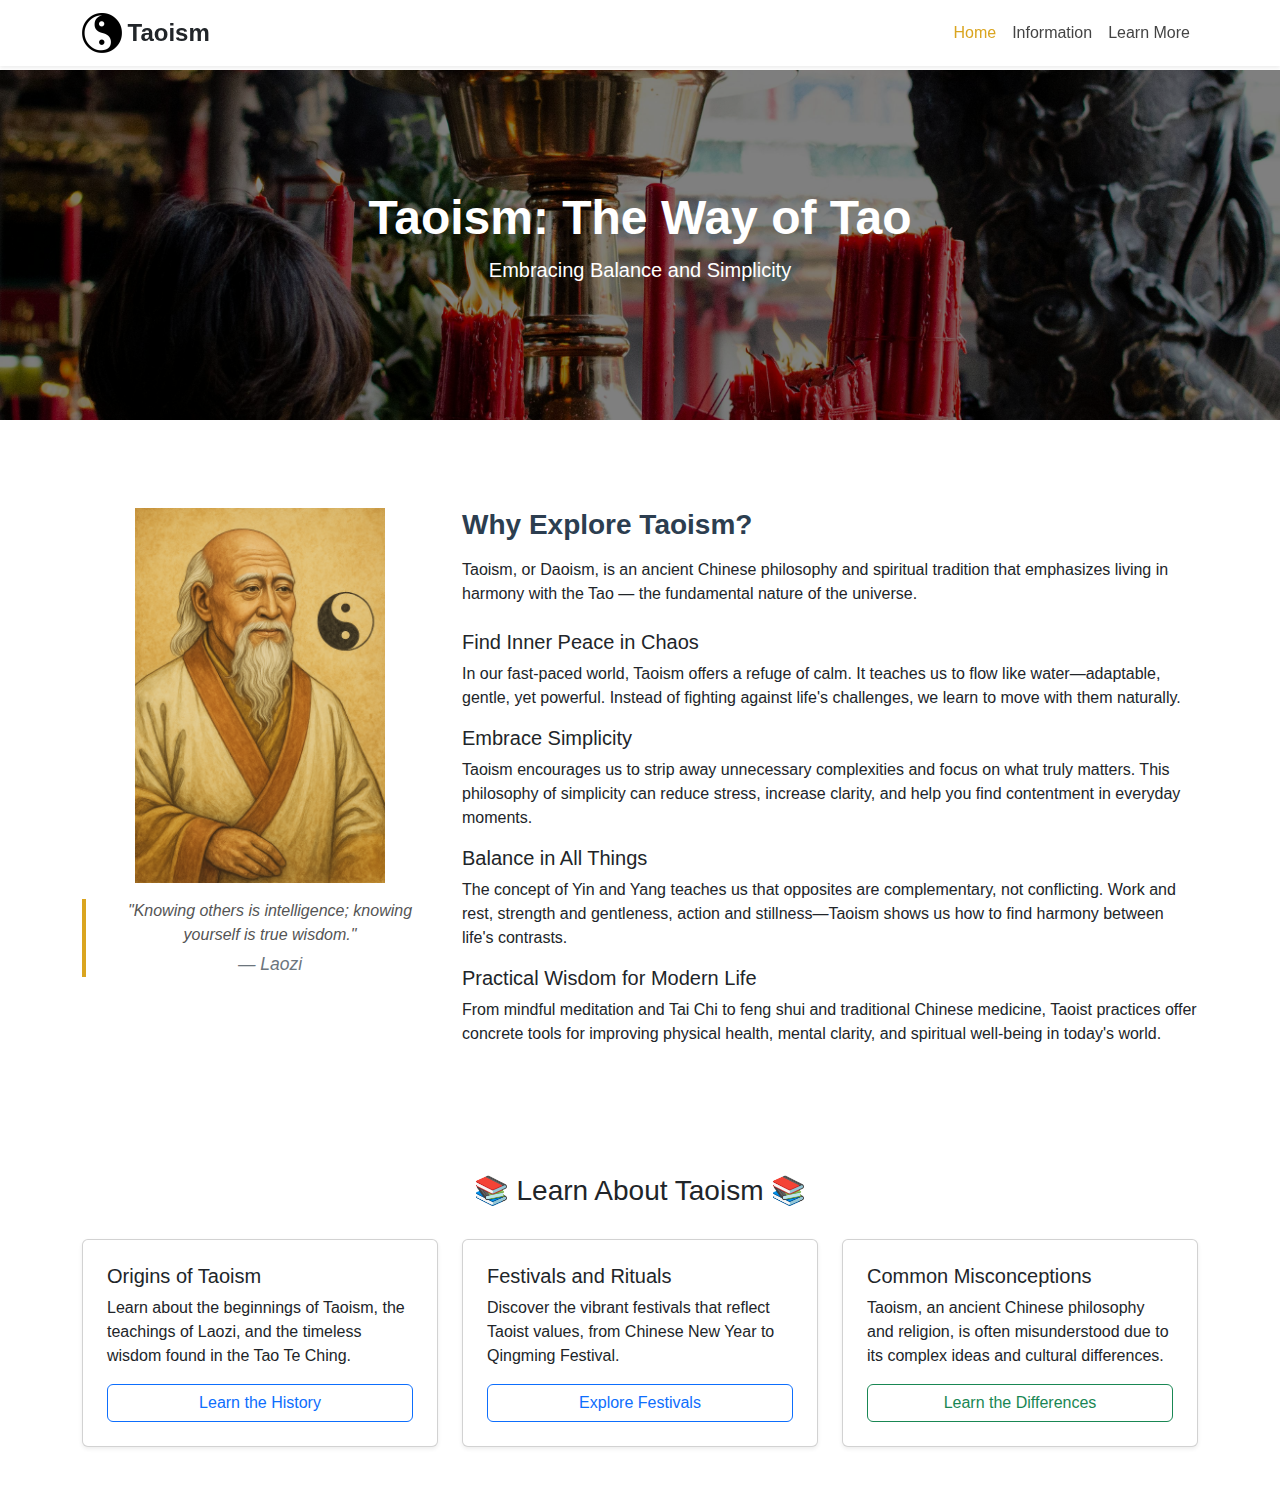
<file: index.html>
<!DOCTYPE html>
<html lang="en">

<head>
  <meta charset="UTF-8" />
  <meta name="viewport" content="width=device-width, initial-scale=1.0" />
  <title>Taoism</title>
  <link href="https://cdn.jsdelivr.net/npm/bootstrap@5.3.7/dist/css/bootstrap.min.css" rel="stylesheet" />
  <link rel="stylesheet" href="css/style.css" />
</head>

<body>

  <!-- Navbar -->
  <nav class="navbar navbar-expand-lg navbar-light bg-white shadow-sm">
    <div class="container">
      <!-- allows when button pressed to bring to home -->
      <a class="navbar-brand" href="index.html">
        <!-- src : https://pixabay.com/illustrations/yin-yang-and-yin-yang-yin-and-yang-1341378/ -->
        <img src="images/yin_logo.png" alt="Taoism Logo" class="logo-img" style="height: 40px;" />
        <!-- text next to logo -->
        <span class="fw-bold fs-4 text-dark align-middle">Taoism</span>
      </a>
      <!-- mobile hamburger menu button - only visible on smaller screens -->
      <button class="navbar-toggler" type="button" data-bs-toggle="collapse" data-bs-target="#navbarNav">
        <span class="navbar-toggler-icon"></span>
      </button>
      <!-- collapsible navigation menu - hides on mobile, expands when hamburger is clicked -->
      <!-- justify-content-end aligns navigation links to the right side -->
      <div class="collapse navbar-collapse justify-content-end" id="navbarNav">
        <ul class="navbar-nav">
          <!-- home page link - marked as 'active' to show current page (coloured) -->
          <li class="nav-item"><a class="nav-link active" href="index.html">Home</a></li>
          <li class="nav-item"><a class="nav-link" href="html/information.html">Information</a></li>
          <li class="nav-item"><a class="nav-link" href="html/learnmore.html">Learn More</a></li>
        </ul>
      </div>
    </div>
  </nav>

  <!-- Hero Section -->
  <div class="hero-section position-relative">
    <!-- src : https://www.pexels.com/photo/woman-holding-incense-sticks-1000385/ -->
    <!-- img fluid: makes it responsive -->
    <!-- object-fit-cover: scales image to cover container while maintaining aspect ratio -->
    <!-- position-absolute: removes from document flow, allows overlay content on top -->
    <img src="images/lady_in_temple.jpg" alt="Lady in Temple"
      class="img-fluid w-100 h-100 object-fit-cover position-absolute">
    <!-- Overlay container: positioned on top of background image -->
    <!-- d-flex: creates flexbox layout for centering content -->
    <!-- align-items-center: vertically centers content -->
    <!-- justify-content-center: horizontally centers content -->
    <!-- px-3: adds horizontal padding for mobile spacing -->
    <div class="hero-overlay d-flex align-items-center justify-content-center text-white text-center px-3">
      <div class="container">
        <!-- display-5: bootstrap's large display heading size -->
        <!-- fw-bold: makes text bold/heavy weight -->
        <h1 class="display-5 fw-bold">Taoism: The Way of Tao</h1>
        <!-- Subtitle/tagline - secondary descriptive text -->
        <!-- lead: Bootstrap class for emphasized paragraph text -->
        <p class="lead">Embracing Balance and Simplicity</p>
      </div>
    </div>
  </div>

  <!-- Main Content -->
  <main>
    <!-- mt-4 mt-5: adds top margin (medium on mobile, large on desktop) -->
    <section id="main-content" class="container mt-4 mt-5">
      <!-- Bootstrap grid row with gutters for spacing between columns -->
      <!-- g-4: adds consistent spacing/gutters between grid columns -->
      <div class="row g-4">

        <!-- Image and quote -->
        <!-- order-1 order-lg-1: ensures this appears first on all screen sizes (desktop, mobile) -->
        <div class="col-md-4 col-12 text-center order-1 order-lg-1">
          <!-- src : picture generated from ChatGPT -->
          <img src="images/laotzu.png" alt="Laotzu" class="img-fluid mb-3" width="250" height="250" />
          <blockquote class="blockquote">
            <!-- quote text with responsive font sizing -->
            <!-- mb-0: removes default paragraph margin -->
            <!-- fs-6 fs-md-5: smaller font on mobile, medium font on desktop -->
            <p class="mb-0 fs-6 fs-md-5">"Knowing others is intelligence; knowing yourself is true wisdom."</p>
            <!-- blockquote-footer: Bootstrap class for quote citations -->
            <!-- mt-1: adds small top margin for spacing -->
            <footer class="blockquote-footer mt-1">Laozi</footer>
          </blockquote>
        </div>

        <!-- Text content -->
        <!-- Right column: Main text content -->
        <!-- col-lg-8: takes 8/12 columns on large screens -->
        <!-- col-md-7: takes 7/12 columns on medium screens -->
        <!-- col-12: takes full width on small screens -->
        <!-- order-2 order-lg-2: appears second on all screen sizes -->
        <!-- mb-4: adds bottom margin for spacing -->
        <div class="col-lg-8 col-md-7 col-12 order-2 order-lg-2 mb-4">
          <!-- page-title: custom class for styling -->
          <!-- fs-3 fs-md-2: responsive font sizing (large on mobile, extra large on desktop) -->
          <!-- mb-3: bottom margin for spacing -->
          <h2 class="page-title fs-3 fs-md-2 mb-3">Why Explore Taoism?</h2>
          <!-- lead: Bootstrap class for emphasized/larger paragraph text -->
          <!-- fs-6 fs-md-5: responsive font sizing -->
          <p class="lead fs-6 fs-md-5">
            Taoism, or Daoism, is an ancient Chinese philosophy and spiritual tradition that emphasizes living in
            harmony with the Tao — the fundamental nature of the universe.
          </p>

          <!-- Subsection 1: Inner Peace -->
          <!-- fs-5 fs-md-4: responsive heading size -->
          <!-- mt-4: larger top margin to separate from previous content -->
          <!-- mb-2: small bottom margin before paragraph -->
          <h4 class="fs-5 fs-md-4 mt-4 mb-2">Find Inner Peace in Chaos</h4>
          <p class="fs-6">
            In our fast-paced world, Taoism offers a refuge of calm. It teaches us to flow like water—adaptable, gentle,
            yet powerful. Instead of fighting against life's challenges, we learn to move with them naturally.
          </p>

          <!-- Subsection 2: Simplicity -->
          <!-- mt-3: medium top margin between sections -->
          <h4 class="fs-5 fs-md-4 mt-3 mb-2">Embrace Simplicity</h4>
          <p class="fs-6">
            Taoism encourages us to strip away unnecessary complexities and focus on what truly matters. This philosophy
            of simplicity can reduce stress, increase clarity, and help you find contentment in everyday moments.
          </p>

          <!-- Subsection 3: Balance -->
          <h4 class="fs-5 fs-md-4 mt-3 mb-2">Balance in All Things</h4>
          <p class="fs-6">
            The concept of Yin and Yang teaches us that opposites are complementary, not conflicting. Work and rest,
            strength and gentleness, action and stillness—Taoism shows us how to find harmony between life's contrasts.
          </p>

          <!-- Subsection 4: Practical Applications -->
          <h4 class="fs-5 fs-md-4 mt-3 mb-2">Practical Wisdom for Modern Life</h4>
          <p class="fs-6">
            From mindful meditation and Tai Chi to feng shui and traditional Chinese medicine, Taoist practices offer
            concrete tools for improving physical health, mental clarity, and spiritual well-being in today's world.
          </p>
        </div>

      </div>
    </section>
  </main>

  <section class="container my-4 my-md-5">
    <div class="row text-center mb-4">
      <h2 class="section-title fs-3 fs-md-2">📚 Learn About Taoism 📚</h2>
    </div>
    <!-- g-3 g-md-4: spacing between cards (large on desktop, medium on mobile) -->
    <div class="row g-3 g-md-4">
      <!-- card 1: Origins of Taoism -->
        <div class="col-lg-4 col-md-6 col-12">
          <!-- h-100: makes all cards same height regardless of content length -->
          <!-- shadow-sm: adds subtle drop shadow for depth -->
          <div class="card h-100 shadow-sm">
            <!-- Card content area with flexible layout -->
            <!-- d-flex flex-column: arranges content vertically -->
            <div class="card-body d-flex flex-column p-3 p-md-4">
              <!-- Card heading with responsive font size -->
              <h3 class="card-title fs-5 fs-md-4">Origins of Taoism</h3>
              <!-- flex-grow-1: expands to fill available space, pushes button to bottom -->
              <!-- fs-6: consistent body text size -->
              <p class="card-text flex-grow-1 fs-6">
                Learn about the beginnings of Taoism, the teachings of Laozi, and the timeless wisdom found in the Tao
                Te Ching.
              </p>
              <!-- Call-to-action button -->
              <!-- btn btn-outline-primary: Bootstrap outlined primary button style -->
              <!-- mt-auto: pushes button to bottom of card (auto top margin) -->
              <!-- links to specific section (#history) on information page -->
              <a href="html/information.html#history" class="btn btn-outline-primary mt-auto">Learn the History</a>
            </div>
          </div>
        </div>

        <!-- Festivals and Rituals -->
        <div class="col-lg-4 col-md-6 col-12">
          <div class="card h-100 shadow-sm">
            <div class="card-body d-flex flex-column p-3 p-md-4">
              <h3 class="card-title fs-5 fs-md-4">Festivals and Rituals</h3>
              <p class="card-text flex-grow-1 fs-6">
                Discover the vibrant festivals that reflect Taoist values, from Chinese New Year to Qingming Festival.
              </p>
              <a href="html/information.html#festival" class="btn btn-outline-primary mt-auto">Explore Festivals</a>
            </div>
          </div>
        </div>

        <!-- Taoism vs Buddhism -->
        <div class="col-lg-4 col-md-12 col-12">
          <div class="card h-100 shadow-sm">
            <div class="card-body d-flex flex-column p-3 p-md-4">
              <h3 class="card-title fs-5 fs-md-4">Common Misconceptions</h3>
              <p class="card-text flex-grow-1 fs-6">
                Taoism, an ancient Chinese philosophy and religion, is often misunderstood due to its complex ideas and
                cultural differences.
              </p>
              <a href="html/information.html#comparison" class="btn btn-outline-success mt-auto">Learn the
                Differences</a>
            </div>
          </div>
        </div>
    </div>
  </section>

  <!-- bootstrap JS -->
  <script src="https://cdn.jsdelivr.net/npm/bootstrap@5.3.7/dist/js/bootstrap.bundle.min.js"></script>
  <!-- javascript file -->
  <script src="js/code.js"></script>
</body>

</html>
</file>
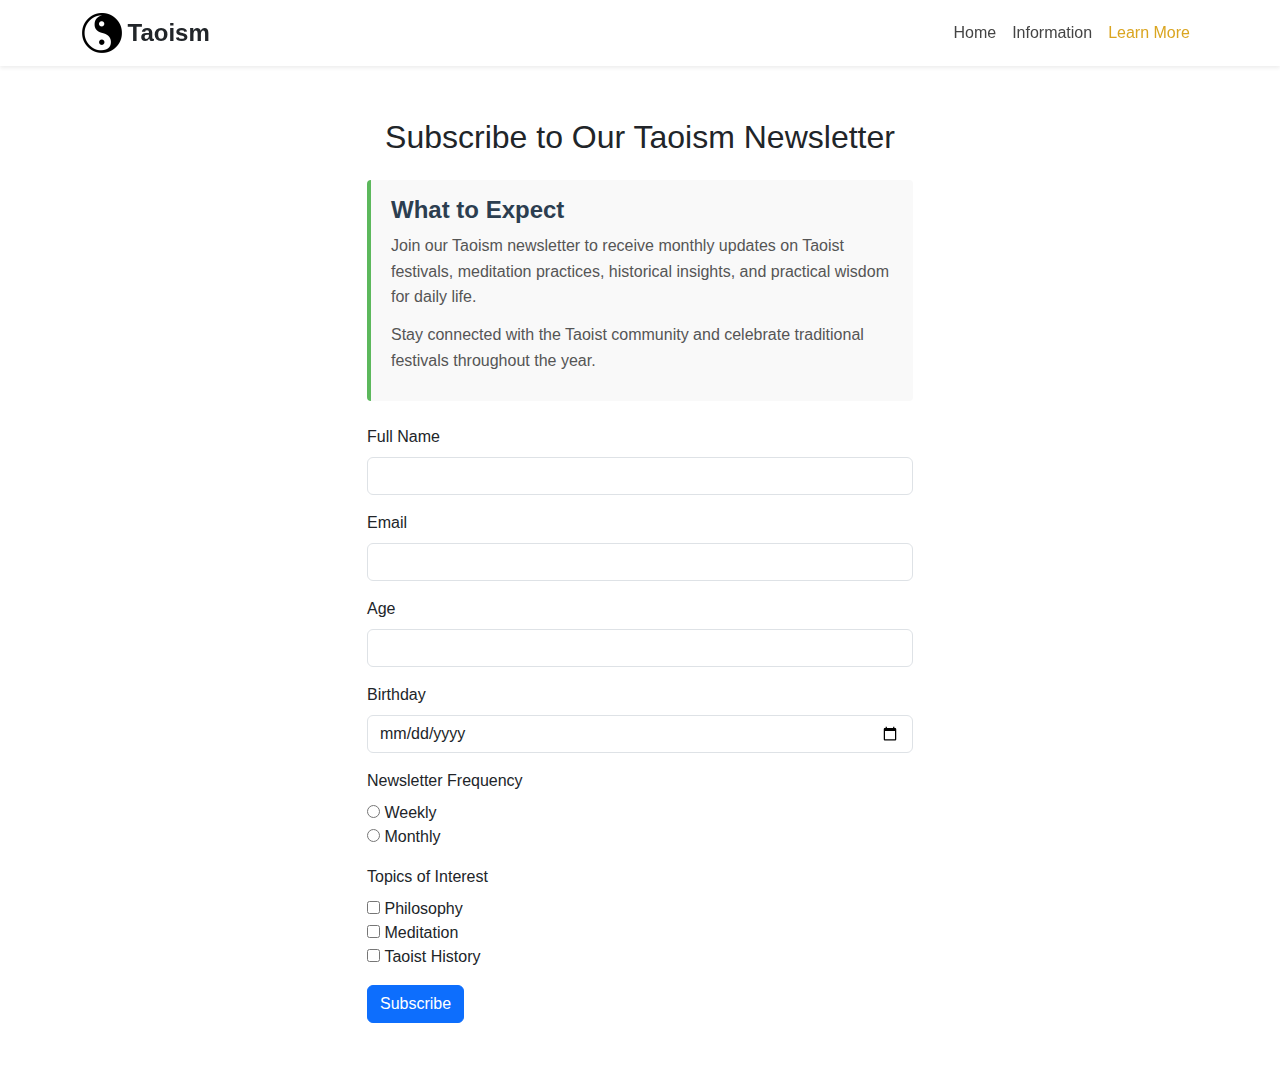
<file: html/learnmore.html>
<!DOCTYPE html>
<html lang="en">

<head>
    <meta charset="UTF-8" />
    <meta name="viewport" content="width=device-width, initial-scale=1.0">
    <title>Taoism Newsletter</title>
    <link href="https://cdn.jsdelivr.net/npm/bootstrap@5.3.7/dist/css/bootstrap.min.css" rel="stylesheet" />
    <link rel="stylesheet" href="../css/style.css" />
</head>

<body>

    <!-- Navbar -->
    <nav class="navbar navbar-expand-lg navbar-light bg-white shadow-sm">
        <div class="container">
            <a class="navbar-brand" href="../index.html">
                <!-- src : https://pixabay.com/illustrations/yin-yang-and-yin-yang-yin-and-yang-1341378/ -->
                <img src="../images/yin_logo.png" alt="Taoism Logo" class="logo-img" style="height: 40px;" />
                <!-- Text next to logo -->
                <span class="fw-bold fs-4 text-dark align-middle">Taoism</span>
            </a>
            <button class="navbar-toggler" type="button" data-bs-toggle="collapse" data-bs-target="#navbarNav">
                <span class="navbar-toggler-icon"></span>
            </button>
            <div class="collapse navbar-collapse justify-content-end" id="navbarNav">
                <ul class="navbar-nav">
                    <li class="nav-item"><a class="nav-link" href="../index.html">Home</a></li>
                    <li class="nav-item"><a class="nav-link" href="../html/information.html">Information</a></li>
                    <li class="nav-item"><a class="nav-link active" href="../html/learnmore.html">Learn More</a></li>
                </ul>
            </div>
        </div>
    </nav>


    <!-- Newsletter Form -->
     <!-- my-5: adds large vertical margins (top and bottom) -->
    <div class="container my-5">
        <div class="row">
            <!-- Form column - centered and constrained to medium width -->
            <!-- col-md-6: takes half width on medium+ screens -->
            <!-- mx-auto: horizontally centers the column -->
            <div class="col-md-6 mx-auto">
                <h2 class="text-center mb-4">Subscribe to Our Taoism Newsletter</h2>

                <!-- Newsletter description section -->
                <!-- Semantic section with ARIA labeling for accessibility -->
                <!-- aria-labelledby: associates section with its heading for screen readers -->
                <section aria-labelledby="newsletterDescTitle" class="mb-4">
                    <h3 id="newsletterDescTitle">What to Expect</h3>
                    <!-- Description paragraphs explaining newsletter benefits -->
                    <p>
                        Join our Taoism newsletter to receive monthly updates on Taoist festivals, meditation practices,
                        historical insights, and practical wisdom for daily life.
                    </p>
                    <p>
                        Stay connected with the Taoist community and celebrate traditional festivals throughout the
                        year.
                    </p>
                </section>

                <!-- Newsletter subscription form -->
                <!-- novalidate: disables browser's default validation to use custom JavaScript validation -->
                <form id="newsletterForm" novalidate>
                    <!-- Your form fields here... -->
                    <!-- Full Name -->
                    <div class="mb-3">
                        <label for="fullName" class="form-label">Full Name</label>
                        <!-- Text input with Bootstrap styling -->
                        <!-- aria-describedby: links to error message for accessibility -->
                        <!-- required: makes field mandatory -->
                        <input type="text" id="fullName" name="fullName" class="form-control"
                            aria-describedby="nameError" required>
                        <small id="nameError" class="text-danger" style="display:none;"></small>
                    </div>

                    <!-- Email -->
                    <div class="mb-3">
                        <label for="email" class="form-label">Email</label>
                        <!-- Email input type provides automatic email format validation -->
                        <input type="email" id="email" name="email" class="form-control" aria-describedby="emailError"
                            required>
                        <small id="emailError" class="text-danger" style="display:none;"></small>
                    </div>

                    <!-- Age -->
                    <div class="mb-3">
                        <label for="age" class="form-label">Age</label>
                        <!-- Number input with min/max constraints -->
                        <!-- min="10" max="120": sets reasonable age limits -->
                        <input type="number" id="age" name="age" class="form-control" min="10" max="120"
                            aria-describedby="ageError">
                        <small id="ageError" class="text-danger" style="display:none;"></small>
                    </div>

                    <!-- Birthday -->
                    <div class="mb-3">
                        <label for="birthday" class="form-label">Birthday</label>
                        <!-- Date input provides calendar picker -->
                        <input type="date" id="birthday" name="birthday" class="form-control"
                            aria-describedby="birthdayError">
                        <small id="birthdayError" class="text-danger" style="display:none;"></small>
                    </div>

                    <!-- Newsletter Frequency -->
                    <!-- Radio buttons allow single selection from multiple options -->
                    <div class="mb-3">
                        <label class="form-label">Newsletter Frequency</label><br>
                        <!-- Radio buttons with same 'name' attribute group them together -->
                        <input type="radio" id="weekly" name="frequency" value="Weekly">
                        <label for="weekly">Weekly</label><br>
                        <input type="radio" id="monthly" name="frequency" value="Monthly">
                        <label for="monthly">Monthly</label>
                        <small id="frequencyError" class="text-danger" style="display:none;"></small>
                    </div>

                    <!-- Topics -->
                     <!-- Checkboxes allow multiple selections -->
                    <div class="mb-3">
                        <label class="form-label">Topics of Interest</label><br>
                        <!-- Each checkbox has same 'name' but different 'value' for grouping -->
                        <input type="checkbox" id="philosophy" name="topics" value="Philosophy">
                        <label for="philosophy">Philosophy</label><br>
                        <input type="checkbox" id="meditation" name="topics" value="Meditation">
                        <label for="meditation">Meditation</label><br>
                        <input type="checkbox" id="history" name="topics" value="History">
                        <label for="history">Taoist History</label>
                        <small id="topicsError" class="text-danger" style="display:none;"></small>
                    </div>

                    <!-- Submit Button -->
                    <!-- type="submit": triggers form submission and validation -->
                    <button type="submit" class="btn btn-primary">Subscribe</button>
                </form>
            </div>
        </div>
    </div>
    <script src="https://cdn.jsdelivr.net/npm/bootstrap@5.3.7/dist/js/bootstrap.bundle.min.js"></script>
    <script src="../js/code.js" defer></script>
</body>

</html>
</file>
<file: css/style.css>
body {
  font-family: 'Segoe UI', Tahoma, Geneva, Verdana, sans-serif;
  margin: 0;
  padding: 0;
}

/* Logo across all pages*/
.logo-img {
  height: 40px;  /* adjust to your preferred size */
  width: auto;
  object-fit: contain;
}

/* Hero Section */
.hero-section {
  height: 350px;
  position: relative;
}

.hero-section img {
  object-fit: cover;
  height: 100%;
}

.hero-overlay {
  position: relative;
  top: 0;
  left: 0;
  height: 100%;
  width: 100%;
  background: rgba(0, 0, 0, 0.5); /* semi-transparent black */
}

/* Main Section Styling */
main {
  flex: 1;
  padding: 40px 20px;
}

.page-title {
  font-size: 2rem;
  font-weight: bold;
  color: #2c3e50;
}

img {
  max-width: 100%;
  height: auto;
}

.blockquote {
  font-style: italic;
  color: #555;
  border-left: 4px solid goldenrod;
  padding-left: 1rem;
}

/* Information Page - Section Layout */
.content-section {
  padding: 60px 20px;
  background-color: #f9f9f9;
}

/* Push content below fixed navbar */
body::before {
  content: "";
  display: block;
  height: 70px; /* Same as navbar height */
}

.section-heading {
  text-align: center;
  font-size: 2.5rem;
  font-weight: bold;
  color: #444;
  margin-bottom: 40px;
}

/* Navbar styling */
.navbar {
  position: fixed;        /* Keeps it at the top */
  top: 0;
  width: 100%;
  display: flex;
  justify-content: space-between;
  align-items: center;
  z-index: 1000;
  background-color: white;
  box-shadow: 0 2px 5px rgba(0, 0, 0, 0.05);
}

.navbar .nav-link {
  color: #444;
  font-weight: 500;
}

.navbar .nav-link.active,
.navbar .nav-link:hover {
  color: goldenrod;
}

html {
  scroll-padding-top: 100px; /* does not block the title when using the href*/
}

/* history */
.text-golden {
  color: goldenrod;
}

.accordion-button:hover {
  background-color: #fff3cd; /* a light warm yellow, adjust as you like */
  color: goldenrod;          /* match your theme color */
  transition: background-color 0.3s ease;
}

.accordion-button:not(.collapsed) {
  background-color: #fdf4d8;
  color: goldenrod;
}

.accordion-body {
  background-color: #fffef8;
}

ul {
  list-style-type: disc; /* Default for main bullets */
}

ul ul {
  list-style-type: square; /* Change sub-bullets here */
}

/* Festival Card Styling */
.festival-card {
  background-color: #fff8e1;
  border-left: 6px solid goldenrod;
  border-radius: 8px;
  box-shadow: 0 4px 12px rgba(0, 0, 0, 0.08);
  margin-bottom: 20px;
}

.festival-card h4 {
  font-size: 1.5rem;
  color: #333;
}

.festival-card {
  background-color: #fdfcf5;
  border-left: 5px solid #6c757d;
}

.festival-quote {
  font-style: italic;
  color: #666;
  margin-top: 20px;
  padding-left: 15px;
  border-left: 4px solid #ccc;
}

/* flip card */
.flip-card {
  background-color: transparent;
  width: 250px;         /* Default width */
  max-width: 100%;      /* Prevent overflow on small screens */
  height: 150px;
  perspective: 1000px;
  margin: auto;
}

.flip-card-inner {
  position: relative;
  width: 100%;
  height: 100%;
  text-align: center;
  transition: transform 0.8s;
  transform-style: preserve-3d;
}

.flip-card:hover .flip-card-inner {
  transform: rotateY(180deg);
}

.flip-card-front, .flip-card-back {
  position: absolute;
  width: 100%;
  height: 100%;
  border-radius: 12px;
  backface-visibility: hidden;
  display: block; /* Changed from flex to block for scroll consistency */
  padding: 1rem;
  font-weight: bold;
  box-sizing: border-box;
  overflow-y: auto;
  line-height: 1.4;
}

.flip-card-front {
  background-color: #f3f3f3;
  color: #444;
  font-size: 1.2rem;
  z-index: 2;
}

.flip-card-back {
  background-color: #ffe6b3;
  color: #333;
  transform: rotateY(180deg);
  font-size: 0.95rem;
  overflow-y: auto;     /* vertical scroll for overflow */
  padding-right: 1rem;  /* space for scrollbar */
  z-index: 1;
}

/* Carousel Styling */

.festival-carousel img {
  object-fit: cover;
  height: 100%;
}

/* making it responsive pictures */
@media (min-width: 768px) {
  .festival .col-md-8,
  .festival .col-md-4 {
    display: flex;
    flex-direction: column;
    justify-content: center;
  }

  .festival .festival-card,
  .festival .carousel-inner {
    height: 100%;
  }

  .festival-carousel img {
    height: 100%;
    object-fit: cover;
    border-radius: 12px;
  }
}

.carousel-caption p {
  background-color: rgba(0, 0, 0, 0.5); /* black with 50% opacity */
  color: white;
  padding: 0.5rem;
  border-radius: 0.5rem;
}

.festival-caption {
  background: rgba(0, 0, 0, 0.6);
  font-family: 'Georgia', serif;
  color: #fff;
  padding: 0.5rem;
  border-radius: 8px;
}

/* Row spacing between Festivals */
.festival-row {
  margin-bottom: 70px;
}

/* button effects */
.button {
  position: relative;
  border: none;
  background: transparent;
  padding: 0;
  cursor: pointer;
  outline-offset: 4px;
  transition: filter 250ms;
}


.edge {
  position: absolute;
  top: 3px;
  left: 0;
  width: 100%;
  height: 100%;
  border-radius: 12px;
  background: linear-gradient(to left,
          hsl(246, 100%, 16%) 0%,
          hsl(246, 100%, 32%) 8%,
          hsl(246, 100%, 32%) 92%,
          hsl(244, 100%, 16%) 100%);
}

.front {
  display: block;
  position: relative;
  padding: 12px 42px;
  border-radius: 12px;
  font-size: 1.25rem;
  color: white;
  background: hsl(212, 100%, 47%);
  will-change: transform;
  transform: translateY(-4px);
  transition: transform 600ms cubic-bezier(0.3, 0.7, 0.4, 1);
}

.button:hover {
  filter: brightness(110%);
}

.button:hover .front {
  transform: translateY(-6px);
  transition: transform 250ms cubic-bezier(0.3, 0.7, 0.4, 1.5);
}

.button:hover .shadow {
  transform: translateY(4px);
  transition: transform 250ms cubic-bezier(0.3, 0.7, 0.4, 1.5);
}

.button:active .front {
  transform: translateY(-2px);
  transition: transform 34ms;
}

.button:active .shadow {
  transform: translateY(-6px);
  transition: transform 34ms;
}

/* form page */

/* Newsletter description section styling */
#newsletterDescTitle {
  font-weight: 600;
  color: #2c3e50; /* dark blue-gray */
  margin-bottom: 0.5rem;
  font-size: 1.5rem;
}

section[aria-labelledby="newsletterDescTitle"] p {
  font-size: 1rem;
  line-height: 1.6;
  color: #555; /* medium gray */
  margin-bottom: 0.75rem;
}

/* add a subtle border or background */
section[aria-labelledby="newsletterDescTitle"] {
  background-color: #f9f9f9;
  border-left: 4px solid #5cb85c; /* green accent */
  padding: 1rem 1.25rem;
  border-radius: 0.25rem;
  margin-bottom: 1.5rem;
}

/* form validation if correct */
input[aria-invalid="true"] {
  outline: 2px solid #cf182b; /* red */
  outline-offset: 2px;
}

input.valid {
  outline: 2px solid #4dc469; /* green */
  outline-offset: 2px;
}
</file>
